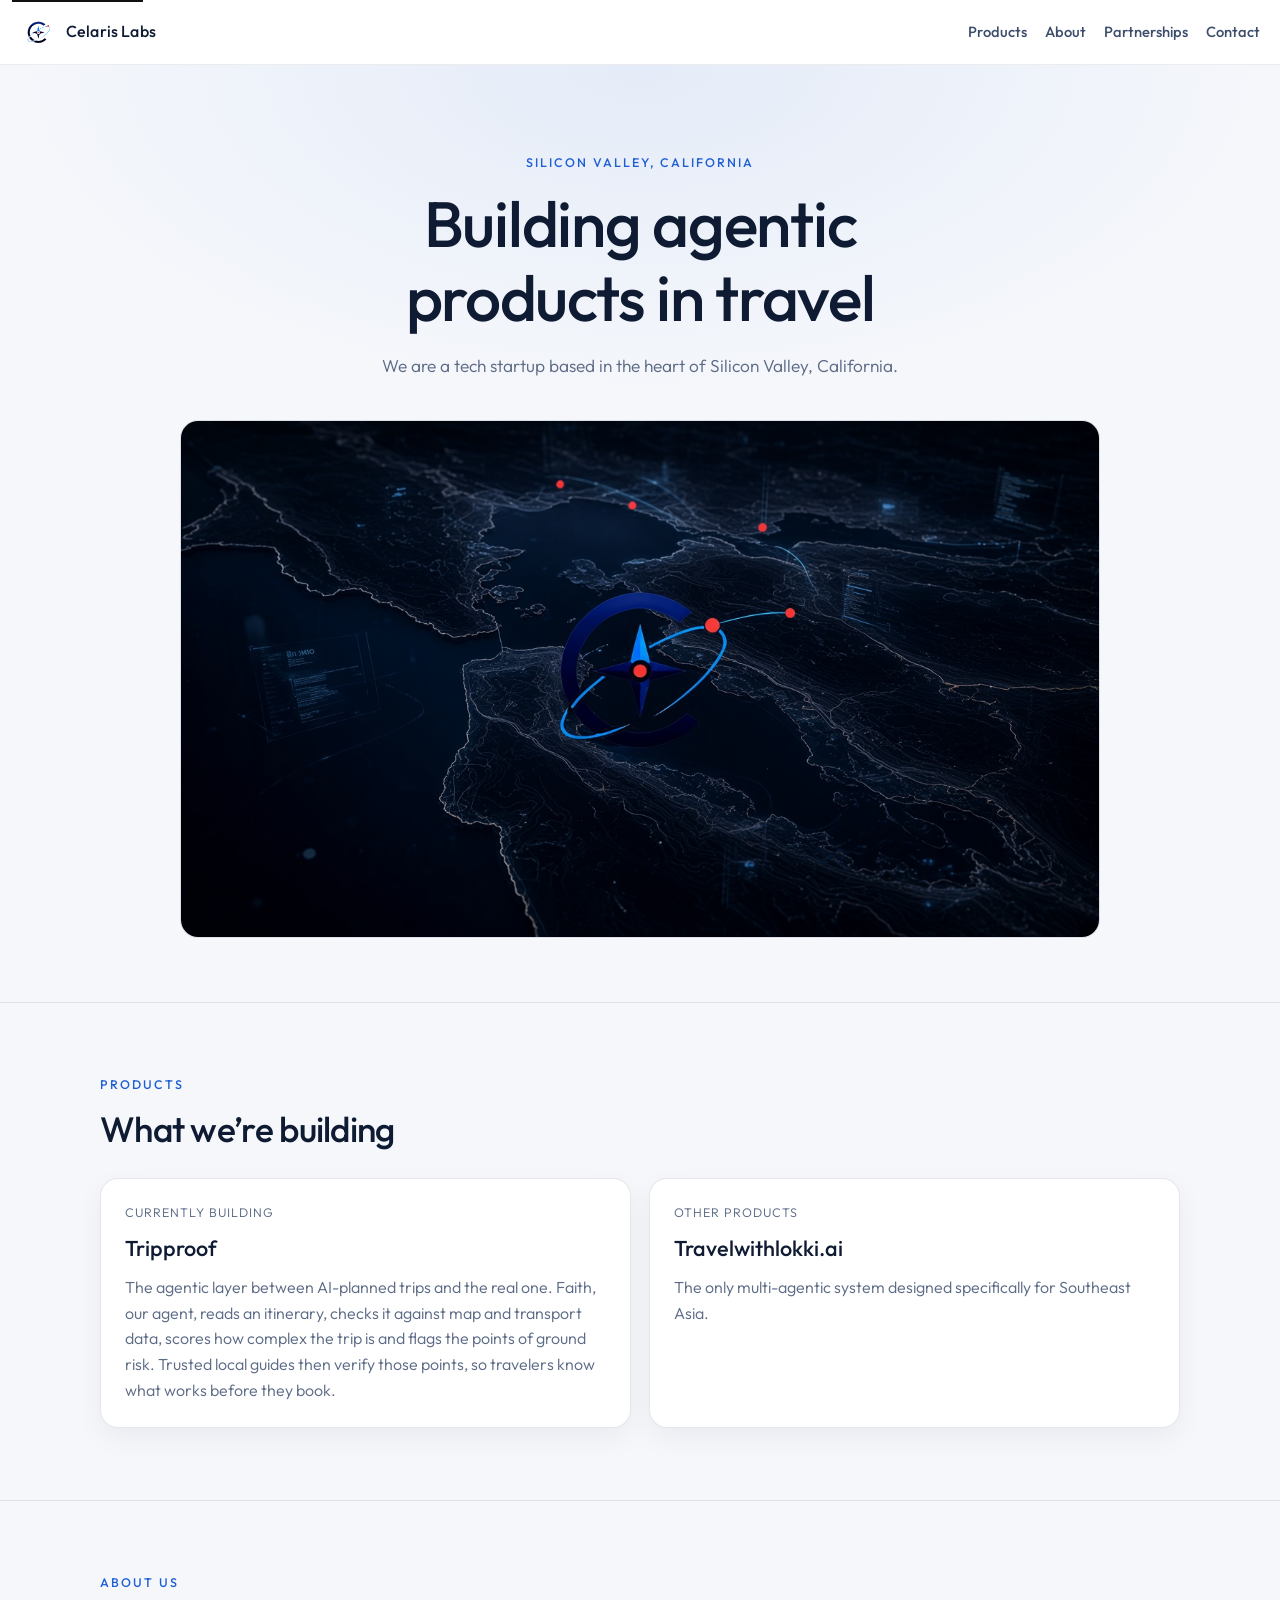
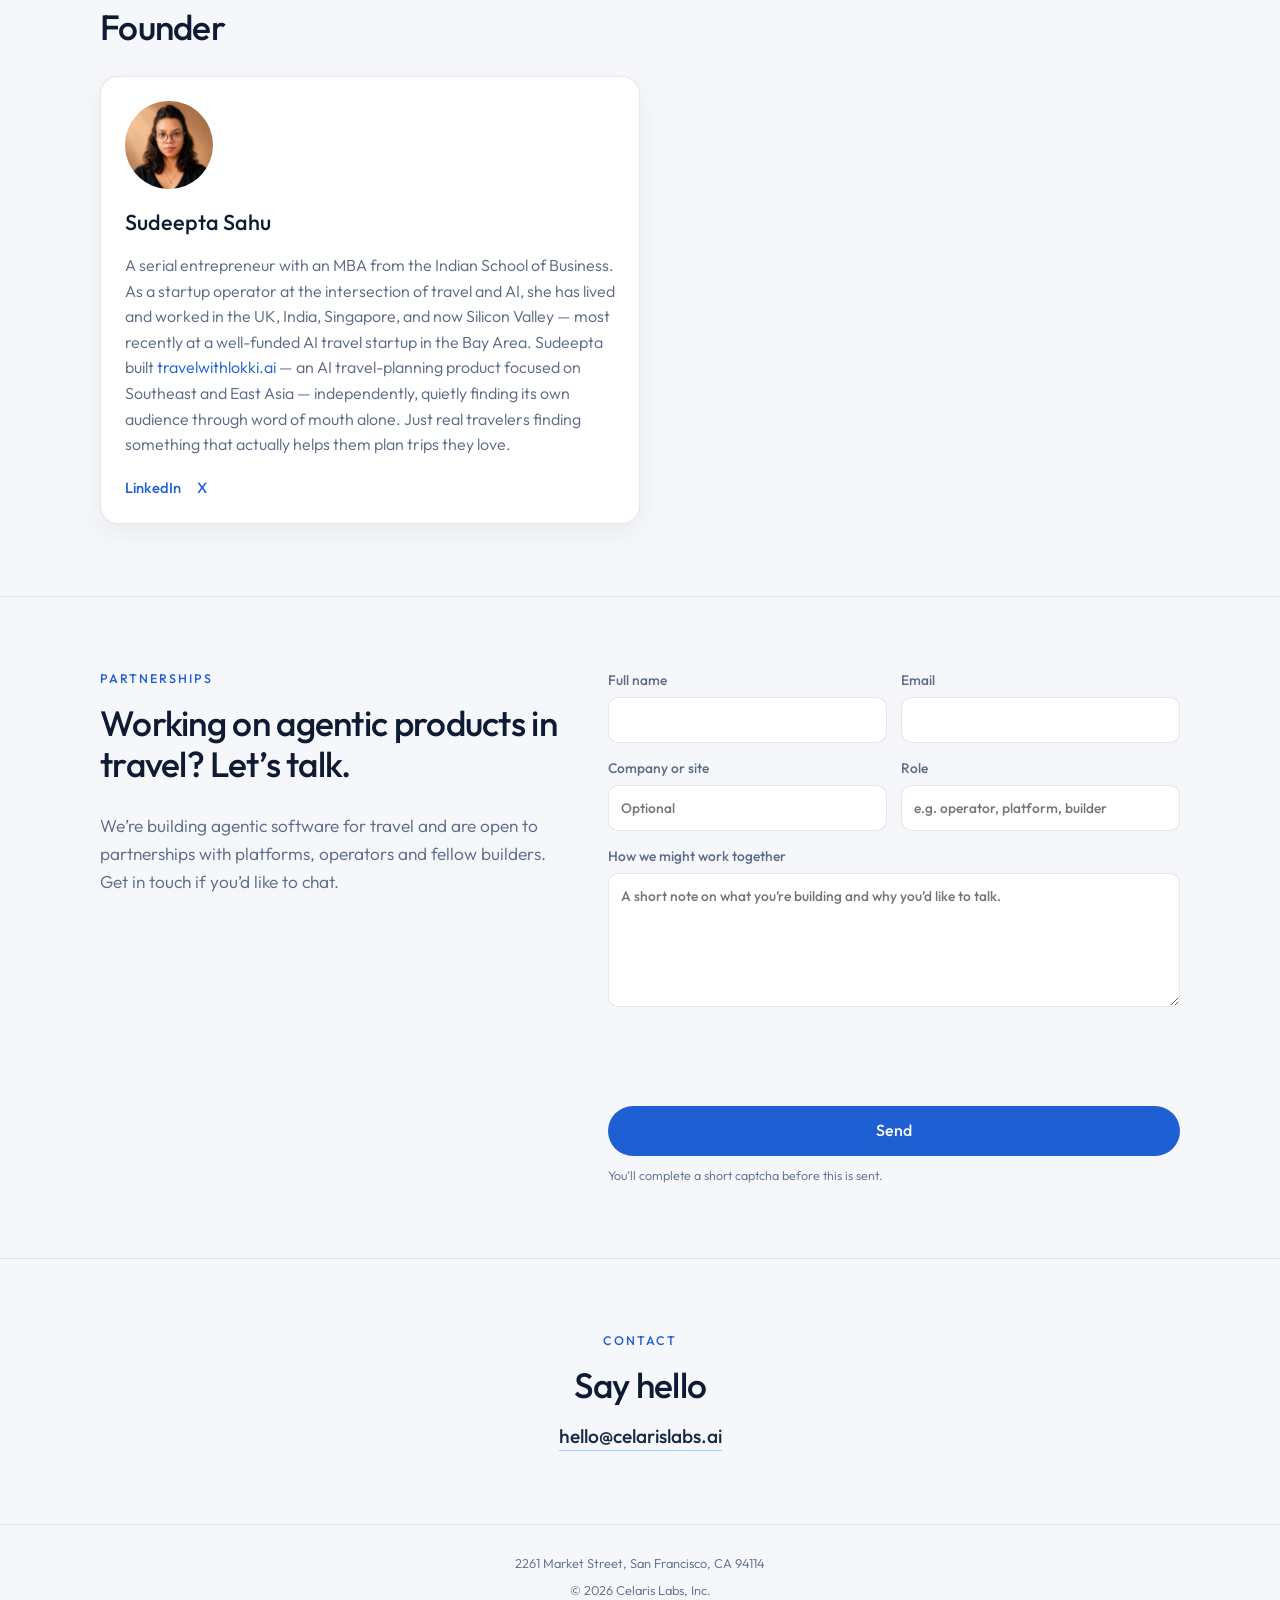
<file: index.html>
<!DOCTYPE html>
<html lang="en">
  <head>
    <meta charset="utf-8" />
    <meta name="viewport" content="width=device-width, initial-scale=1" />
    <title>Celaris Labs — Building agentic products in travel</title>
    <meta
      name="description"
      content="Celaris Labs is a Silicon Valley tech startup building agentic products in travel, including Tripproof and Travelwithlokki.ai."
    />
    <meta name="theme-color" content="#f5f7fb" />
    <link rel="canonical" href="https://celarislabs.ai/" />

    <link rel="icon" href="assets/favicon.ico" sizes="any" />
    <link rel="icon" type="image/png" sizes="32x32" href="assets/favicon-32.png" />
    <link rel="apple-touch-icon" href="assets/apple-touch-icon.png" />

    <meta property="og:type" content="website" />
    <meta property="og:title" content="Celaris Labs" />
    <meta
      property="og:description"
      content="Building agentic products in travel. Currently building Tripproof — the agentic layer between AI-planned trips and the real one."
    />
    <meta property="og:url" content="https://celarislabs.ai/" />
    <meta property="og:image" content="https://celarislabs.ai/assets/og.png" />
    <meta name="twitter:card" content="summary" />
    <meta name="twitter:title" content="Celaris Labs" />
    <meta
      name="twitter:description"
      content="Building agentic products in travel."
    />
    <meta name="twitter:image" content="https://celarislabs.ai/assets/og.png" />

    <link rel="preconnect" href="https://fonts.googleapis.com" />
    <link rel="preconnect" href="https://fonts.gstatic.com" crossorigin />
    <link
      href="https://fonts.googleapis.com/css2?family=Outfit:wght@330;400;500;600&display=swap"
      rel="stylesheet"
    />
    <link rel="stylesheet" href="styles.css" />
  </head>
  <body>
    <a class="skip" href="#main">Skip to content</a>
    <header class="site-header">
      <a class="brand" href="/">
        <img src="assets/mark.png" width="36" height="36" alt="" />
        Celaris Labs
      </a>
      <nav aria-label="Primary">
        <a href="#products">Products</a>
        <a href="#about">About</a>
        <a href="#partners">Partnerships</a>
        <a href="#contact">Contact</a>
      </nav>
    </header>

    <main id="main">
      <section class="hero">
        <div class="wrap">
          <p class="eyebrow">Silicon Valley, California</p>
          <h1>Building agentic products in travel</h1>
          <p class="lede">
            We are a tech startup based in the heart of Silicon Valley, California.
          </p>
          <img
            class="hero-visual"
            src="assets/hero-agentic.jpg"
            alt="An agent tracing a trip route over a night map, checking the plan against real geography."
            width="1920"
            height="1080"
          />
        </div>
      </section>

      <section id="products" class="section">
        <div class="wrap">
          <p class="eyebrow">Products</p>
          <h2>What we’re building</h2>
          <div class="cards">
            <article class="card">
              <p class="card-kicker">Currently building</p>
              <h3>Tripproof</h3>
              <p>
                The agentic layer between AI-planned trips and the real one. Faith,
                our agent, reads an itinerary, checks it against map and transport
                data, scores how complex the trip is and flags the points of ground
                risk. Trusted local guides then verify those points, so travelers
                know what works before they book.
              </p>
            </article>
            <article class="card">
              <p class="card-kicker">Other products</p>
              <h3>
                <a href="https://travelwithlokki.ai" rel="noopener noreferrer">Travelwithlokki.ai</a>
              </h3>
              <p>
                The only multi-agentic system designed specifically for Southeast Asia.
              </p>
            </article>
          </div>
        </div>
      </section>

      <section id="about" class="section">
        <div class="wrap">
          <p class="eyebrow">About us</p>
          <h2>Founder</h2>
          <div class="cards founders">
            <article class="card founder">
              <img
                class="founder-photo"
                src="assets/sudeepta.jpg"
                alt="Sudeepta Sahu"
                width="160"
                height="160"
              />
              <h3>Sudeepta Sahu</h3>
              <p>
                A serial entrepreneur with an MBA from the Indian School of Business.
                As a startup operator at the intersection of travel and AI, she has
                lived and worked in the UK, India, Singapore, and now Silicon Valley —
                most recently at a well-funded AI travel startup in the Bay Area.
                Sudeepta built
                <a href="https://travelwithlokki.ai" rel="noopener noreferrer">travelwithlokki.ai</a>
                — an AI travel-planning product focused on Southeast and East Asia —
                independently, quietly finding its own audience through word of mouth
                alone. Just real travelers finding something that actually helps them
                plan trips they love.
              </p>
              <p class="social">
                <a href="https://www.linkedin.com/in/sudeepta-sahu-48155711/" rel="noopener noreferrer">LinkedIn</a>
                <a href="https://x.com/SudeeptaAItech" rel="noopener noreferrer">X</a>
              </p>
            </article>
          </div>
        </div>
      </section>

      <section id="partners" class="section">
        <div class="wrap split">
          <div>
            <p class="eyebrow">Partnerships</p>
            <h2>Working on agentic products in travel? Let’s talk.</h2>
            <p class="lede left">
              We’re building agentic software for travel and are open to partnerships
              with platforms, operators and fellow builders. Get in touch if you’d
              like to chat.
            </p>
          </div>
          <form class="partner-form" action="/api/partnerships" method="POST">
            <input class="honey" type="text" name="website" tabindex="-1" autocomplete="off" />

            <label>
              Full name
              <input type="text" name="name" required autocomplete="name" />
            </label>
            <label>
              Email
              <input type="email" name="email" required autocomplete="email" />
            </label>
            <label>
              Company or site
              <input type="text" name="company" placeholder="Optional" />
            </label>
            <label>
              Role
              <input type="text" name="role" placeholder="e.g. operator, platform, builder" />
            </label>
            <label class="full">
              How we might work together
              <textarea name="message" rows="5" required placeholder="A short note on what you’re building and why you’d like to talk."></textarea>
            </label>
            <div class="full turnstile-wrap">
              <div class="cf-turnstile" data-sitekey="0x4AAAAAAFhEn7WITwrVXlZv"></div>
            </div>
            <button type="submit">Send</button>
            <p class="form-error" hidden></p>
            <p class="form-note">You’ll complete a short captcha before this is sent.</p>
          </form>
        </div>
      </section>

      <section id="contact" class="section contact">
        <div class="wrap">
          <p class="eyebrow">Contact</p>
          <h2>Say hello</h2>
          <a class="mail" href="mailto:hello@celarislabs.ai">hello@celarislabs.ai</a>
        </div>
      </section>
    </main>

    <footer>
      <p>2261 Market Street, San Francisco, CA 94114</p>
      <p>&copy; 2026 Celaris Labs, Inc.</p>
    </footer>
    <script src="https://challenges.cloudflare.com/turnstile/v0/api.js" async defer></script>
    <script>
      const form = document.querySelector(".partner-form");
      const errorEl = form.querySelector(".form-error");
      const button = form.querySelector("button[type='submit']");
      const reasons = {
        "captcha-required": "Tick the captcha, then send again.",
        "captcha-failed": "The captcha expired. Tick it again and resend.",
        "invalid-name": "Add your name.",
        "invalid-email": "Use a valid email address.",
        "invalid-message": "Add a short note.",
        upstream: "Couldn’t send just then. Try again in a moment.",
      };

      form.addEventListener("submit", async (event) => {
        event.preventDefault();
        errorEl.hidden = true;
        button.disabled = true;
        const data = new FormData(form);
        const payload = {
          name: data.get("name"),
          email: data.get("email"),
          company: data.get("company"),
          role: data.get("role"),
          message: data.get("message"),
          website: data.get("website"),
          captchaToken: data.get("cf-turnstile-response"),
        };
        try {
          const response = await fetch("/api/partnerships", {
            method: "POST",
            headers: { "content-type": "application/json" },
            body: JSON.stringify(payload),
          });
          const body = await response.json().catch(() => ({}));
          if (response.ok && body.ok) {
            location.href = "/thanks.html";
            return;
          }
          errorEl.textContent = reasons[body.reason] || "Couldn’t send just then. Try again in a moment.";
          errorEl.hidden = false;
          if (window.turnstile) window.turnstile.reset();
        } catch {
          errorEl.textContent = reasons.upstream;
          errorEl.hidden = false;
        } finally {
          button.disabled = false;
        }
      });
    </script>
  </body>
</html>
</file>
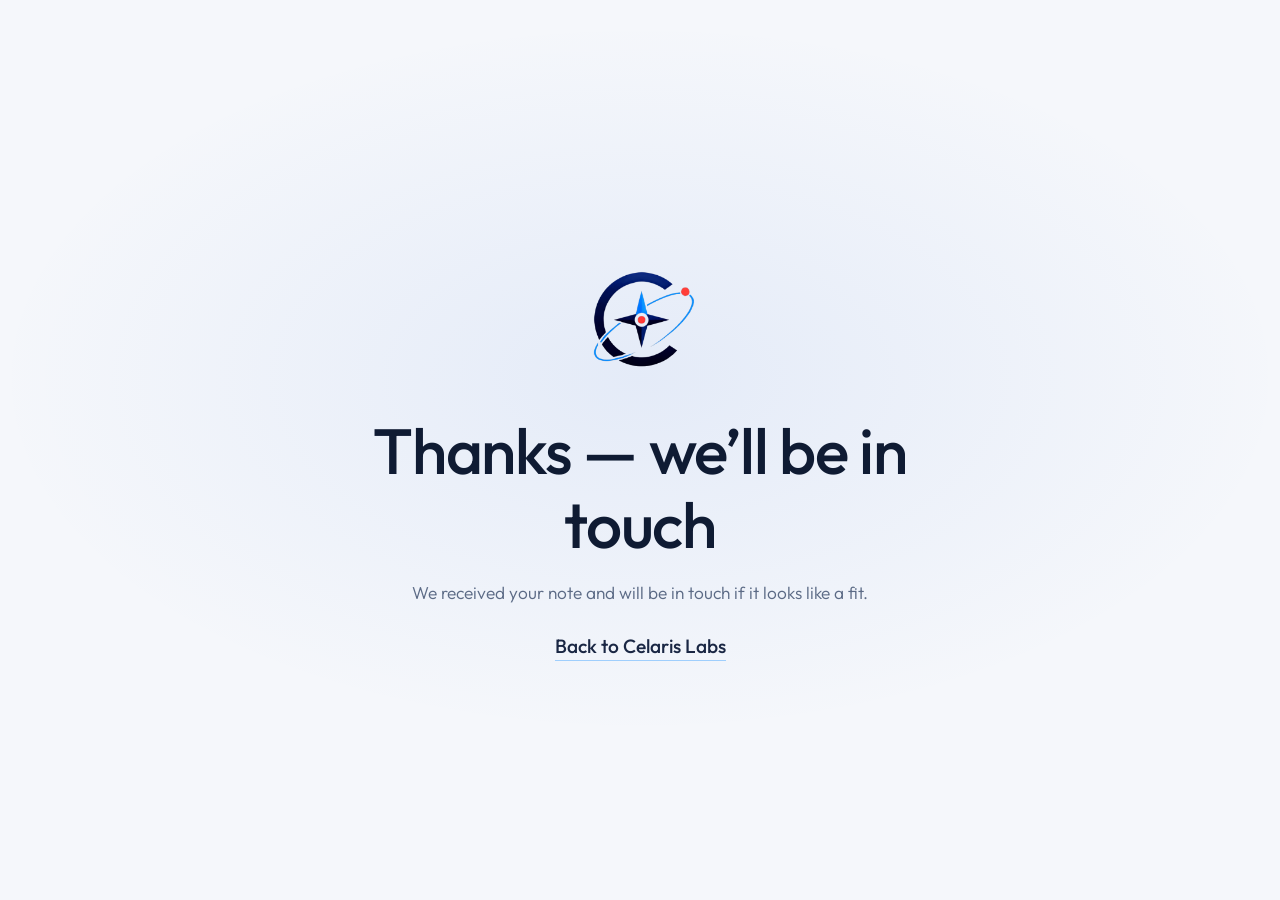
<file: thanks.html>
<!DOCTYPE html>
<html lang="en">
  <head>
    <meta charset="utf-8" />
    <meta name="viewport" content="width=device-width, initial-scale=1" />
    <title>Thanks — Celaris Labs</title>
    <meta name="theme-color" content="#f5f7fb" />
    <link rel="icon" href="assets/favicon.ico" sizes="any" />
    <link rel="preconnect" href="https://fonts.googleapis.com" />
    <link rel="preconnect" href="https://fonts.gstatic.com" crossorigin />
    <link
      href="https://fonts.googleapis.com/css2?family=Outfit:wght@330;500&display=swap"
      rel="stylesheet"
    />
    <link rel="stylesheet" href="styles.css" />
  </head>
  <body class="simple">
    <main>
      <img class="mark" src="assets/mark.png" width="160" height="160" alt="" />
      <h1>Thanks — we’ll be in touch</h1>
      <p class="lede">We received your note and will be in touch if it looks like a fit.</p>
      <p style="margin-top: 24px"><a class="mail" href="/">Back to Celaris Labs</a></p>
    </main>
  </body>
</html>
</file>
<file: styles.css>
:root {
  --bg: #f5f7fb;
  --panel: #ffffff;
  --line: rgba(15, 23, 42, 0.1);
  --text: #1a2744;
  --muted: #5c6b86;
  --cyan: #1e5fd4;
  --heading: #0f1b33;
}

* {
  box-sizing: border-box;
  margin: 0;
  padding: 0;
}

html {
  scroll-behavior: smooth;
}

html,
body {
  min-height: 100%;
}

body {
  font-family: Outfit, ui-sans-serif, system-ui, sans-serif;
  background: var(--bg);
  color: var(--text);
  line-height: 1.6;
  overflow-x: hidden;
}

a {
  color: var(--cyan);
  text-decoration: none;
}

a:hover,
a:focus-visible {
  text-decoration: underline;
  text-underline-offset: 3px;
  outline: none;
}

.skip {
  position: absolute;
  left: 12px;
  top: -40px;
  background: #111;
  color: white;
  padding: 8px 12px;
  z-index: 20;
}

.skip:focus {
  top: 12px;
}

.wrap {
  width: min(1080px, calc(100% - 40px));
  margin: 0 auto;
}

.site-header {
  position: sticky;
  top: 0;
  z-index: 10;
  display: flex;
  align-items: center;
  justify-content: space-between;
  gap: 16px;
  padding: 14px 20px;
  background: #fff;
  border-bottom: 1px solid rgba(15, 23, 42, 0.08);
}

.brand {
  display: flex;
  align-items: center;
  gap: 10px;
  color: #0f1b33;
  font-weight: 500;
  letter-spacing: 0.01em;
  text-decoration: none;
}

.brand img {
  width: 36px;
  height: 36px;
}

.brand:hover,
.brand:focus-visible {
  text-decoration: none;
  color: #143a8c;
}

nav {
  display: flex;
  flex-wrap: wrap;
  justify-content: flex-end;
  gap: 8px 18px;
}

nav a {
  color: #3d4d6b;
  font-size: 0.92rem;
  font-weight: 500;
  text-decoration: none;
}

nav a:hover,
nav a:focus-visible {
  color: #143a8c;
  text-decoration: none;
}

.hero {
  padding: 88px 0 64px;
  background:
    radial-gradient(ellipse 70% 50% at 50% 0%, rgba(30, 95, 212, 0.08), transparent 70%);
  text-align: center;
}

.eyebrow {
  color: var(--cyan);
  font-size: 0.78rem;
  font-weight: 500;
  letter-spacing: 0.16em;
  text-transform: uppercase;
  margin-bottom: 14px;
}

h1,
h2 {
  color: var(--heading);
  font-weight: 500;
  letter-spacing: -0.02em;
  line-height: 1.15;
}

h1 {
  font-size: clamp(2.1rem, 6vw, 4rem);
  max-width: 14ch;
  margin: 0 auto;
}

h2 {
  font-size: clamp(1.6rem, 3.4vw, 2.2rem);
  margin-bottom: 28px;
}

.lede {
  margin: 18px auto 0;
  max-width: 38rem;
  color: var(--muted);
  font-size: 1.08rem;
  font-weight: 330;
}

.lede.left {
  margin-left: 0;
  margin-right: 0;
}

.hero-visual {
  display: block;
  width: 100%;
  max-width: 920px;
  height: auto;
  margin: 40px auto 0;
  border-radius: 18px;
  border: 1px solid var(--line);
  object-fit: cover;
}

.section {
  padding: 72px 0;
  border-top: 1px solid var(--line);
  scroll-margin-top: 72px;
}

.cards {
  display: grid;
  grid-template-columns: repeat(2, minmax(0, 1fr));
  gap: 18px;
}

.cards.founders {
  grid-template-columns: minmax(0, 1fr);
  max-width: 540px;
}

.card {
  background: var(--panel);
  border: 1px solid var(--line);
  border-radius: 18px;
  padding: 24px;
  box-shadow: 0 10px 28px rgba(15, 23, 42, 0.05);
}

.card-kicker {
  color: var(--cyan);
  font-size: 0.78rem;
  font-weight: 500;
  letter-spacing: 0.08em;
  text-transform: uppercase;
  margin-bottom: 8px;
}

.card h3 {
  font-size: 1.35rem;
  font-weight: 500;
  color: var(--heading);
  margin-bottom: 10px;
}

.card h3 a {
  color: var(--heading);
}

.card p {
  color: var(--muted);
  font-weight: 330;
}

.founder-photo {
  width: 88px;
  height: 88px;
  object-fit: cover;
  object-position: center 18%;
  border-radius: 50%;
  margin-bottom: 16px;
  display: block;
}

.founder h3 {
  margin-bottom: 14px;
}

.social {
  display: flex;
  gap: 16px;
  margin-top: 18px;
}

.social a {
  font-size: 0.92rem;
  font-weight: 500;
}

.split {
  display: grid;
  grid-template-columns: 0.9fr 1.1fr;
  gap: 40px;
  align-items: start;
}

.partner-form {
  display: grid;
  grid-template-columns: 1fr 1fr;
  gap: 14px;
}

.partner-form label {
  display: flex;
  flex-direction: column;
  gap: 6px;
  color: var(--muted);
  font-size: 0.86rem;
  font-weight: 500;
}

.partner-form .full,
.partner-form button,
.partner-form .form-note,
.partner-form .form-error {
  grid-column: 1 / -1;
}

.partner-form input,
.partner-form textarea {
  width: 100%;
  border: 1px solid var(--line);
  background: #fff;
  color: var(--text);
  border-radius: 10px;
  padding: 11px 12px;
  font: inherit;
}

.partner-form input:focus,
.partner-form textarea:focus {
  outline: 2px solid rgba(58, 160, 255, 0.45);
  border-color: transparent;
}

.partner-form button {
  margin-top: 6px;
  border: 0;
  border-radius: 999px;
  padding: 12px 18px;
  background: #1e5fd4;
  color: white;
  font: inherit;
  font-weight: 500;
  cursor: pointer;
}

.partner-form button:hover,
.partner-form button:focus-visible {
  background: #154ab0;
  outline: none;
}

.form-note {
  margin-top: -4px;
  color: #5d6d88;
  font-size: 0.78rem;
  font-weight: 330;
}

.form-error {
  color: #9b1c2e;
  font-size: 0.86rem;
  font-weight: 500;
}

.partner-form button:disabled {
  opacity: 0.7;
  cursor: wait;
}

.turnstile-wrap {
  min-height: 65px;
}

.honey {
  position: absolute;
  left: -9999px;
  height: 0;
  width: 0;
  opacity: 0;
}

.contact {
  text-align: center;
}

.contact h2 {
  margin-bottom: 16px;
}

.mail {
  color: var(--text);
  font-size: 1.2rem;
  font-weight: 500;
  border-bottom: 1px solid rgba(58, 160, 255, 0.45);
  padding-bottom: 2px;
}

.mail:hover,
.mail:focus-visible {
  color: var(--cyan);
  text-decoration: none;
}

.simple {
  min-height: 100dvh;
  display: flex;
  flex-direction: column;
}

.simple main {
  flex: 1;
  display: flex;
  flex-direction: column;
  align-items: center;
  justify-content: center;
  text-align: center;
  padding: 48px 24px;
  background:
    radial-gradient(ellipse 70% 55% at 50% 42%, rgba(30, 95, 212, 0.08), transparent 72%);
}

.simple .mark {
  width: min(160px, 46vw);
  height: auto;
  margin-bottom: 16px;
}

footer {
  padding: 28px 20px 36px;
  text-align: center;
  color: #5d6d88;
  font-size: 0.8rem;
  font-weight: 330;
  border-top: 1px solid var(--line);
}

footer p + p {
  margin-top: 6px;
}

@media (max-width: 800px) {
  .cards,
  .split,
  .partner-form {
    grid-template-columns: 1fr;
  }

  h1 {
    max-width: none;
  }

  .hero {
    padding: 56px 0 40px;
    text-align: left;
  }

  .hero-visual {
    margin-top: 28px;
    border-radius: 14px;
  }

  .lede {
    margin-left: 0;
  }

  .contact {
    text-align: left;
  }

  .site-header {
    flex-wrap: wrap;
  }

  nav {
    width: 100%;
    justify-content: flex-start;
    gap: 10px 14px;
  }

  nav a {
    font-size: 0.82rem;
  }

  .section {
    scroll-margin-top: 108px;
  }
}

@media (prefers-reduced-motion: reduce) {
  html {
    scroll-behavior: auto;
  }

  * {
    transition: none !important;
  }
}
</file>
